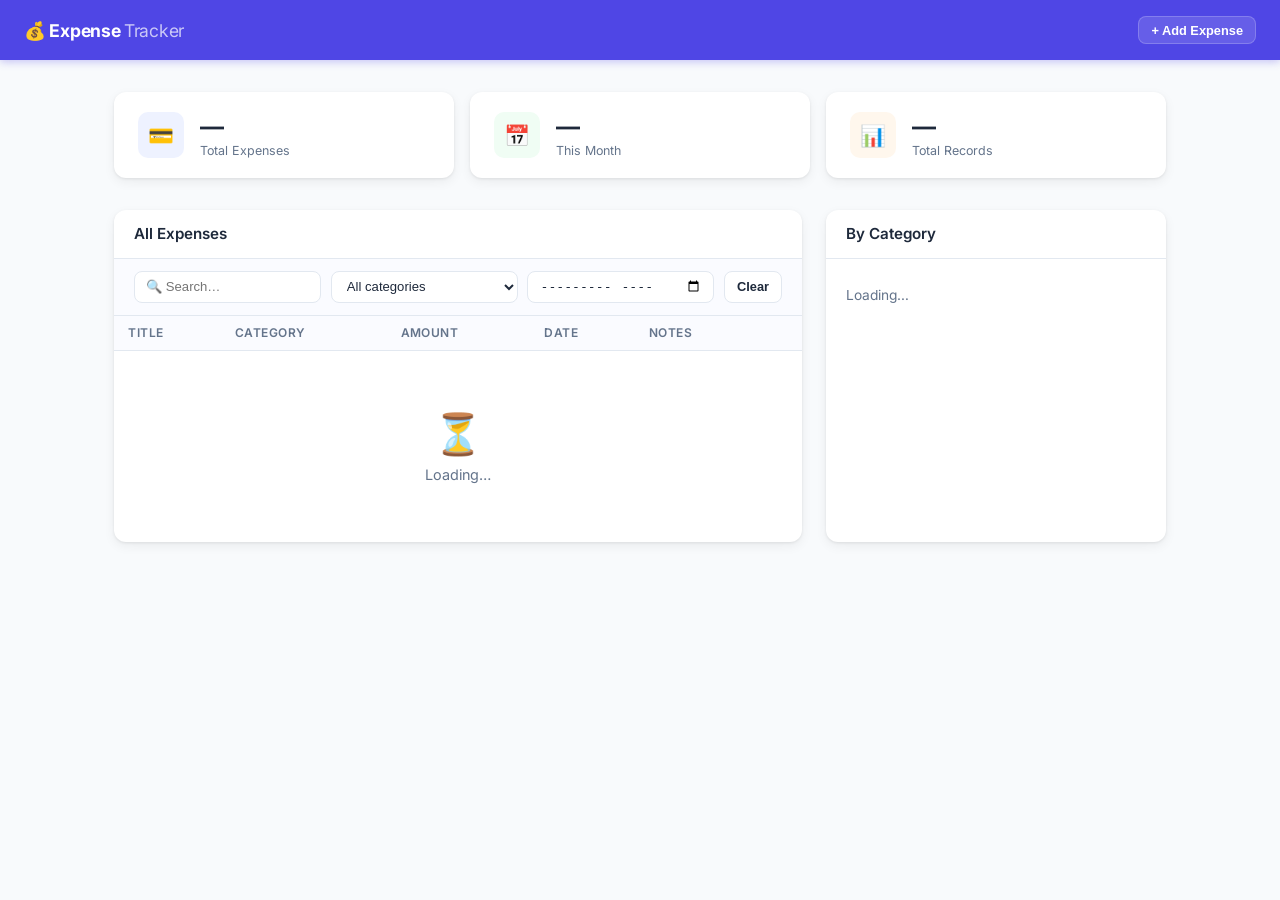
<file: index.html>
<!DOCTYPE html>
<html lang="en">
<head>
  <meta charset="UTF-8" />
  <meta name="viewport" content="width=device-width, initial-scale=1.0" />
  <title>Expense Tracker</title>
  <link rel="preconnect" href="https://fonts.googleapis.com" />
  <link href="https://fonts.googleapis.com/css2?family=Inter:wght@400;500;600;700&display=swap" rel="stylesheet" />
  <link rel="stylesheet" href="css/style.css" />
</head>
<body>

<!-- ── Navigation ── -->
<nav>
  <span class="brand">💰 Expense <span>Tracker</span></span>
  <button class="btn btn-outline btn-sm" id="add-btn" style="background:#fff2;border-color:#fff3;color:#fff">
    + Add Expense
  </button>
</nav>

<!-- ── Main content ── -->
<div class="container">

  <!-- Summary cards -->
  <div class="stats-grid">
    <div class="stat-card">
      <div class="stat-icon" style="background:#eef2ff">💳</div>
      <div>
        <div class="value" id="stat-total">—</div>
        <div class="label">Total Expenses</div>
      </div>
    </div>
    <div class="stat-card">
      <div class="stat-icon" style="background:#f0fdf4">📅</div>
      <div>
        <div class="value" id="stat-month">—</div>
        <div class="label">This Month</div>
      </div>
    </div>
    <div class="stat-card">
      <div class="stat-icon" style="background:#fff7ed">📊</div>
      <div>
        <div class="value" id="stat-count">—</div>
        <div class="label">Total Records</div>
      </div>
    </div>
  </div>

  <!-- Main grid: table + sidebar -->
  <div class="main-grid">

    <!-- ── Expense table ── -->
    <div class="card">
      <div class="card-header">
        <h2>All Expenses</h2>
      </div>

      <!-- Filters -->
      <div class="filter-bar">
        <input type="search"        id="filter-search"   placeholder="🔍 Search…"       />
        <select                     id="filter-category">
          <option value="">All categories</option>
        </select>
        <input type="month"         id="filter-month"    />
        <button class="btn btn-outline btn-sm" id="clear-filters">Clear</button>
      </div>

      <!-- Table -->
      <div class="table-wrap">
        <table>
          <thead>
            <tr>
              <th>Title</th>
              <th>Category</th>
              <th>Amount</th>
              <th>Date</th>
              <th>Notes</th>
              <th></th>
            </tr>
          </thead>
          <tbody id="expense-tbody">
            <tr><td colspan="6"><div class="empty-state"><div class="icon">⏳</div>Loading…</div></td></tr>
          </tbody>
        </table>
      </div>
    </div>

    <!-- ── Sidebar: category breakdown ── -->
    <div class="card">
      <div class="card-header">
        <h2>By Category</h2>
      </div>
      <div class="card-body">
        <ul class="cat-list" id="cat-list">
          <li class="cat-item" style="color:var(--muted)">Loading…</li>
        </ul>
      </div>
    </div>

  </div><!-- /main-grid -->
</div><!-- /container -->

<!-- ── Add / Edit Modal ── -->
<div class="modal-backdrop hidden" id="modal">
  <div class="modal" role="dialog" aria-modal="true" aria-labelledby="modal-title">

    <div class="modal-header">
      <h3 id="modal-title">Add Expense</h3>
      <button class="modal-close" id="modal-close" aria-label="Close">✕</button>
    </div>

    <div class="modal-body">
      <form id="expense-form" onsubmit="return false">

        <div class="form-group">
          <label for="form-title">Title *</label>
          <input type="text" id="form-title" placeholder="e.g. Lunch at Jollibee" required maxlength="255" />
        </div>

        <div class="form-group">
          <label for="form-category">Category *</label>
          <select id="form-category" required>
            <option value="">Select category…</option>
          </select>
        </div>

        <div class="form-group">
          <label for="form-amount">Amount (₱) *</label>
          <input type="number" id="form-amount" placeholder="0.00" min="0.01" step="0.01" required />
        </div>

        <div class="form-group">
          <label for="form-date">Date *</label>
          <input type="date" id="form-date" required />
        </div>

        <div class="form-group">
          <label for="form-description">Notes (optional)</label>
          <textarea id="form-description" placeholder="Add any extra details…"></textarea>
        </div>

      </form>
    </div>

    <div class="modal-footer">
      <button class="btn btn-outline" onclick="closeModal()">Cancel</button>
      <button class="btn btn-primary" id="save-btn">Save</button>
    </div>

  </div>
</div>

<!-- ── Toast notification ── -->
<div id="toast"></div>

<script src="js/app.js"></script>
</body>
</html>
</file>
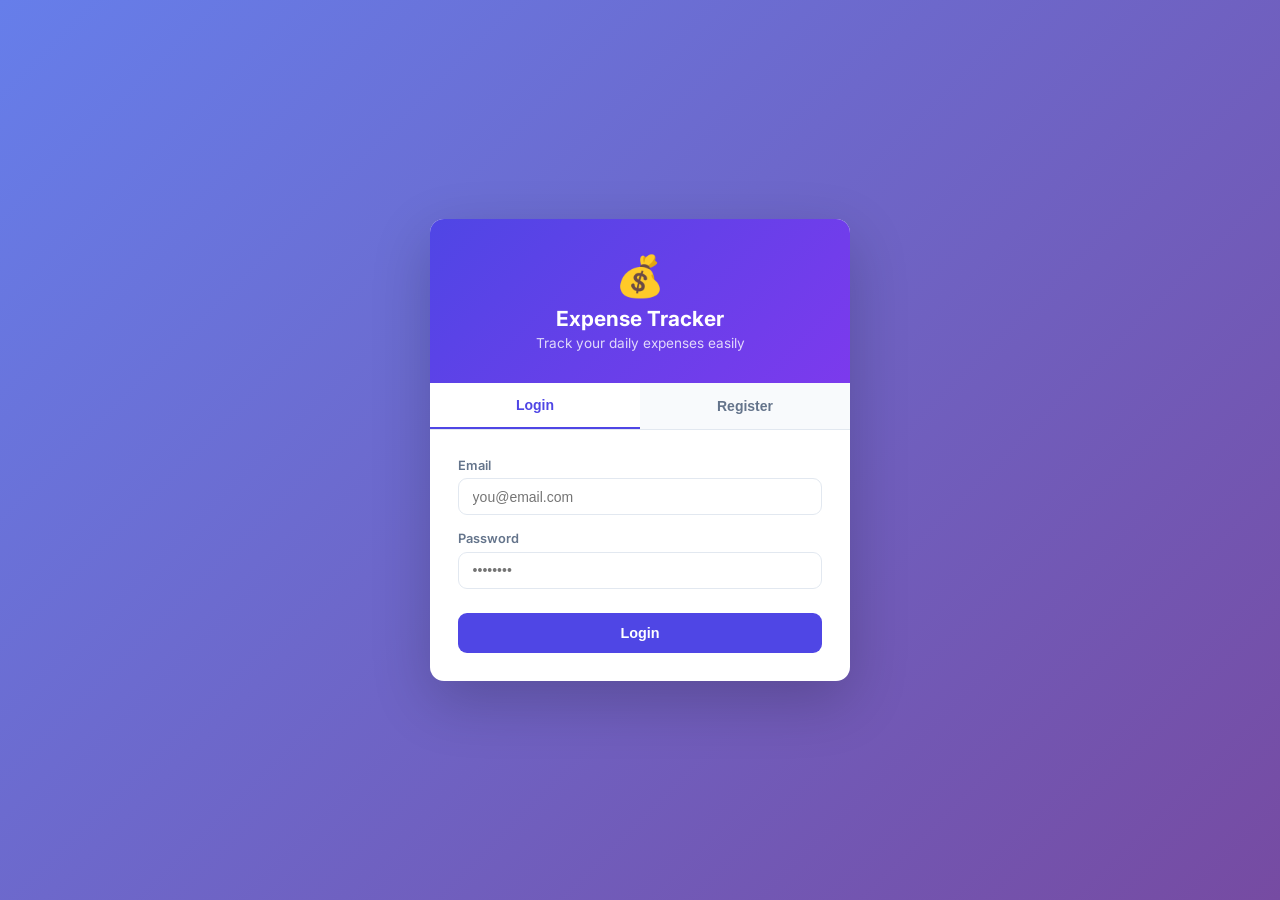
<file: login.html>
<!DOCTYPE html>
<html lang="en">
<head>
  <meta charset="UTF-8" />
  <meta name="viewport" content="width=device-width, initial-scale=1.0" />
  <title>Expense Tracker — Login</title>
  <link rel="preconnect" href="https://fonts.googleapis.com" />
  <link href="https://fonts.googleapis.com/css2?family=Inter:wght@400;500;600;700&display=swap" rel="stylesheet" />
  <style>
    :root {
      --primary: #4f46e5; --primary-dark: #3730a3;
      --danger: #ef4444; --success: #10b981;
      --border: #e2e8f0; --text: #1e293b; --muted: #64748b;
      --radius: 14px;
    }
    *, *::before, *::after { box-sizing: border-box; margin: 0; padding: 0; }
    body {
      font-family: 'Inter', system-ui, sans-serif;
      background: linear-gradient(135deg, #667eea 0%, #764ba2 100%);
      min-height: 100vh; display: flex; align-items: center; justify-content: center;
      padding: 1rem;
    }
    .auth-card {
      background: #fff; border-radius: var(--radius);
      box-shadow: 0 20px 60px rgba(0,0,0,.2);
      width: 100%; max-width: 420px; overflow: hidden;
    }
    .auth-header {
      background: linear-gradient(135deg, #4f46e5, #7c3aed);
      padding: 2rem; text-align: center; color: #fff;
    }
    .auth-header .logo { font-size: 2.5rem; margin-bottom: .4rem; }
    .auth-header h1 { font-size: 1.3rem; font-weight: 700; }
    .auth-header p  { font-size: .85rem; opacity: .8; margin-top: .25rem; }

    .tabs {
      display: flex; border-bottom: 1px solid var(--border);
    }
    .tab-btn {
      flex: 1; padding: .85rem; border: none; background: #f8fafc;
      font-size: .875rem; font-weight: 600; color: var(--muted);
      cursor: pointer; transition: all .2s;
    }
    .tab-btn.active { background: #fff; color: var(--primary); border-bottom: 2px solid var(--primary); }

    .auth-body { padding: 1.75rem; }
    .tab-panel { display: none; }
    .tab-panel.active { display: block; }

    .form-group { margin-bottom: 1rem; }
    .form-group label { display: block; font-size: .8rem; font-weight: 600; color: var(--muted); margin-bottom: .35rem; }
    .form-group input {
      width: 100%; border: 1.5px solid var(--border); border-radius: 9px;
      padding: .6rem .85rem; font-size: .875rem; color: var(--text);
      transition: border-color .15s;
    }
    .form-group input:focus { outline: none; border-color: var(--primary); }

    .btn {
      width: 100%; padding: .75rem; border: none; border-radius: 9px;
      font-size: .9rem; font-weight: 700; cursor: pointer;
      background: var(--primary); color: #fff;
      transition: background .15s, transform .1s;
      margin-top: .5rem;
    }
    .btn:hover { background: var(--primary-dark); }
    .btn:active { transform: scale(.98); }
    .btn:disabled { opacity: .6; cursor: not-allowed; }

    .alert {
      padding: .65rem .9rem; border-radius: 8px;
      font-size: .82rem; margin-bottom: 1rem; display: none;
    }
    .alert.error   { background: #fee2e2; color: #b91c1c; display: block; }
    .alert.success { background: #d1fae5; color: #065f46; display: block; }

    .spinner {
      width: 18px; height: 18px;
      border: 2.5px solid rgba(255,255,255,.3);
      border-top-color: #fff; border-radius: 50%;
      animation: spin .6s linear infinite;
      display: inline-block; vertical-align: middle;
    }
    @keyframes spin { to { transform: rotate(360deg); } }
  </style>
</head>
<body>

<div class="auth-card">
  <div class="auth-header">
    <div class="logo">💰</div>
    <h1>Expense Tracker</h1>
    <p>Track your daily expenses easily</p>
  </div>

  <div class="tabs">
    <button class="tab-btn active" onclick="switchTab('login')">Login</button>
    <button class="tab-btn" onclick="switchTab('register')">Register</button>
  </div>

  <div class="auth-body">

    <!-- Login Panel -->
    <div class="tab-panel active" id="panel-login">
      <div class="alert" id="login-alert"></div>
      <div class="form-group">
        <label>Email</label>
        <input type="email" id="login-email" placeholder="you@email.com" />
      </div>
      <div class="form-group">
        <label>Password</label>
        <input type="password" id="login-password" placeholder="••••••••" />
      </div>
      <button class="btn" id="login-btn" onclick="doLogin()">Login</button>
    </div>

    <!-- Register Panel -->
    <div class="tab-panel" id="panel-register">
      <div class="alert" id="register-alert"></div>
      <div class="form-group">
        <label>Full Name</label>
        <input type="text" id="reg-name" placeholder="Juan Dela Cruz" />
      </div>
      <div class="form-group">
        <label>Email</label>
        <input type="email" id="reg-email" placeholder="you@email.com" />
      </div>
      <div class="form-group">
        <label>Password <span style="font-weight:400;color:#94a3b8">(min 6 characters)</span></label>
        <input type="password" id="reg-password" placeholder="••••••••" />
      </div>
      <div class="form-group">
        <label>Confirm Password</label>
        <input type="password" id="reg-confirm" placeholder="••••••••" />
      </div>
      <button class="btn" id="register-btn" onclick="doRegister()">Create Account</button>
    </div>

  </div>
</div>

<script>
function switchTab(tab) {
  document.querySelectorAll('.tab-btn').forEach((b,i) => b.classList.toggle('active', (i===0&&tab==='login')||(i===1&&tab==='register')));
  document.getElementById('panel-login').classList.toggle('active', tab==='login');
  document.getElementById('panel-register').classList.toggle('active', tab==='register');
}

async function doLogin() {
  const email    = document.getElementById('login-email').value.trim();
  const password = document.getElementById('login-password').value;
  const btn      = document.getElementById('login-btn');
  const alert    = document.getElementById('login-alert');

  alert.className = 'alert';
  if (!email || !password) return showAlert(alert, 'Please fill in all fields.', 'error');

  btn.disabled = true; btn.innerHTML = '<span class="spinner"></span>';

  try {
    const res  = await fetch('api/auth.php?action=login', {
      method: 'POST', headers: {'Content-Type':'application/json'},
      body: JSON.stringify({ email, password })
    });
    const data = await res.json();
    if (!res.ok) { showAlert(alert, data.error, 'error'); return; }
    showAlert(alert, 'Login successful! Redirecting…', 'success');
    setTimeout(() => window.location.href = 'index.php', 800);
  } catch(e) {
    showAlert(alert, 'Connection error. Try again.', 'error');
  } finally {
    btn.disabled = false; btn.textContent = 'Login';
  }
}

async function doRegister() {
  const full_name = document.getElementById('reg-name').value.trim();
  const email     = document.getElementById('reg-email').value.trim();
  const password  = document.getElementById('reg-password').value;
  const confirm   = document.getElementById('reg-confirm').value;
  const btn       = document.getElementById('register-btn');
  const alert     = document.getElementById('register-alert');

  alert.className = 'alert';
  if (!full_name || !email || !password) return showAlert(alert, 'Please fill in all fields.', 'error');
  if (password !== confirm) return showAlert(alert, 'Passwords do not match.', 'error');
  if (password.length < 6)  return showAlert(alert, 'Password must be at least 6 characters.', 'error');

  btn.disabled = true; btn.innerHTML = '<span class="spinner"></span>';

  try {
    const res  = await fetch('api/auth.php?action=register', {
      method: 'POST', headers: {'Content-Type':'application/json'},
      body: JSON.stringify({ full_name, email, password })
    });
    const data = await res.json();
    if (!res.ok) { showAlert(alert, data.error, 'error'); return; }
    showAlert(alert, 'Account created! Redirecting…', 'success');
    setTimeout(() => window.location.href = 'index.php', 800);
  } catch(e) {
    showAlert(alert, 'Connection error. Try again.', 'error');
  } finally {
    btn.disabled = false; btn.textContent = 'Create Account';
  }
}

function showAlert(el, msg, type) {
  el.textContent = msg; el.className = 'alert ' + type;
}

// Enter key support
document.addEventListener('keydown', e => {
  if (e.key !== 'Enter') return;
  if (document.getElementById('panel-login').classList.contains('active')) doLogin();
  else doRegister();
});
</script>
</body>
</html>
</file>
<file: css/style.css>
/* ============================================
   Expense Tracker — Main Stylesheet
   ============================================ */

:root {
  --primary:      #4f46e5;
  --primary-dark: #3730a3;
  --danger:       #ef4444;
  --success:      #10b981;
  --warning:      #f59e0b;
  --bg:           #f8fafc;
  --card:         #ffffff;
  --border:       #e2e8f0;
  --text:         #1e293b;
  --muted:        #64748b;
  --radius:       12px;
  --shadow:       0 1px 3px rgba(0,0,0,.08), 0 4px 12px rgba(0,0,0,.06);
  --shadow-lg:    0 10px 40px rgba(0,0,0,.12);
}

*, *::before, *::after { box-sizing: border-box; margin: 0; padding: 0; }

body {
  font-family: 'Inter', system-ui, -apple-system, sans-serif;
  background: var(--bg);
  color: var(--text);
  min-height: 100vh;
}

/* ── Nav ── */
nav {
  background: var(--primary);
  padding: 0 1.5rem;
  display: flex;
  align-items: center;
  justify-content: space-between;
  height: 60px;
  box-shadow: 0 2px 8px rgba(79,70,229,.3);
  position: sticky; top: 0; z-index: 100;
}
nav .brand { color: #fff; font-size: 1.1rem; font-weight: 700; letter-spacing: -.3px; }
nav .brand span { opacity: .7; font-weight: 400; }

/* ── Layout ── */
.container { max-width: 1100px; margin: 0 auto; padding: 2rem 1.5rem; }

/* ── Summary cards ── */
.stats-grid {
  display: grid;
  grid-template-columns: repeat(auto-fit, minmax(220px, 1fr));
  gap: 1rem;
  margin-bottom: 2rem;
}
.stat-card {
  background: var(--card);
  border-radius: var(--radius);
  padding: 1.25rem 1.5rem;
  box-shadow: var(--shadow);
  display: flex;
  align-items: center;
  gap: 1rem;
}
.stat-icon {
  width: 46px; height: 46px;
  border-radius: 10px;
  display: flex; align-items: center; justify-content: center;
  font-size: 1.3rem;
  flex-shrink: 0;
}
.stat-card .value { font-size: 1.5rem; font-weight: 700; }
.stat-card .label { font-size: .78rem; color: var(--muted); margin-top: 2px; }

/* ── Main grid ── */
.main-grid {
  display: grid;
  grid-template-columns: 1fr 340px;
  gap: 1.5rem;
}
@media (max-width: 768px) {
  .main-grid { grid-template-columns: 1fr; }
}

/* ── Card ── */
.card {
  background: var(--card);
  border-radius: var(--radius);
  box-shadow: var(--shadow);
  overflow: hidden;
}
.card-header {
  padding: .9rem 1.25rem;
  border-bottom: 1px solid var(--border);
  display: flex; align-items: center; justify-content: space-between;
}
.card-header h2 { font-size: .95rem; font-weight: 600; }
.card-body { padding: 1.25rem; }

/* ── Filter bar ── */
.filter-bar {
  display: flex; gap: .6rem; flex-wrap: wrap;
  padding: .75rem 1.25rem;
  border-bottom: 1px solid var(--border);
  background: #fafbff;
}
.filter-bar input,
.filter-bar select {
  border: 1px solid var(--border);
  border-radius: 8px;
  padding: .4rem .7rem;
  font-size: .82rem;
  color: var(--text);
  background: #fff;
  flex: 1;
  min-width: 100px;
}
.filter-bar input:focus,
.filter-bar select:focus { outline: 2px solid var(--primary); border-color: transparent; }

/* ── Table ── */
.table-wrap { overflow-x: auto; }
table { width: 100%; border-collapse: collapse; font-size: .86rem; }
thead th {
  text-align: left;
  padding: .6rem .9rem;
  font-size: .75rem;
  font-weight: 600;
  color: var(--muted);
  text-transform: uppercase;
  letter-spacing: .04em;
  background: #fafbff;
  border-bottom: 1px solid var(--border);
}
tbody tr { border-bottom: 1px solid var(--border); transition: background .15s; }
tbody tr:last-child { border-bottom: none; }
tbody tr:hover { background: #f8f9ff; }
tbody td { padding: .65rem .9rem; }

.amount-cell { font-weight: 600; color: var(--text); }
.date-cell   { color: var(--muted); white-space: nowrap; }
.desc-cell   { color: var(--muted); max-width: 180px; overflow: hidden; text-overflow: ellipsis; white-space: nowrap; }

.badge {
  display: inline-flex; align-items: center; gap: 5px;
  padding: .22rem .55rem;
  border-radius: 20px;
  font-size: .72rem; font-weight: 600;
  white-space: nowrap;
}
.badge-dot {
  width: 7px; height: 7px; border-radius: 50%;
}

.btn-icon {
  background: none; border: none; cursor: pointer;
  padding: .3rem .4rem; border-radius: 6px;
  color: var(--muted); font-size: .9rem;
  transition: background .15s, color .15s;
}
.btn-icon:hover { background: #f1f5f9; color: var(--text); }
.btn-icon.del:hover { background: #fee2e2; color: var(--danger); }

.empty-state {
  text-align: center; padding: 3rem 1rem;
  color: var(--muted); font-size: .9rem;
}
.empty-state .icon { font-size: 2.5rem; margin-bottom: .5rem; }

/* ── Form ── */
.form-group { margin-bottom: 1rem; }
.form-group label { display: block; font-size: .8rem; font-weight: 600; margin-bottom: .35rem; color: var(--muted); }
.form-group input,
.form-group select,
.form-group textarea {
  width: 100%;
  border: 1px solid var(--border);
  border-radius: 8px;
  padding: .55rem .75rem;
  font-size: .875rem;
  color: var(--text);
  background: #fff;
  transition: border-color .15s;
}
.form-group input:focus,
.form-group select:focus,
.form-group textarea:focus { outline: 2px solid var(--primary); border-color: transparent; }
.form-group textarea { resize: vertical; min-height: 70px; }

/* ── Buttons ── */
.btn {
  display: inline-flex; align-items: center; justify-content: center; gap: .4rem;
  padding: .6rem 1.1rem;
  border-radius: 8px;
  font-size: .875rem; font-weight: 600;
  cursor: pointer; border: none; transition: opacity .15s, transform .1s;
}
.btn:active { transform: scale(.97); }
.btn-primary  { background: var(--primary); color: #fff; }
.btn-primary:hover  { background: var(--primary-dark); }
.btn-danger   { background: var(--danger); color: #fff; }
.btn-outline  { background: #fff; border: 1.5px solid var(--border); color: var(--text); }
.btn-outline:hover { background: #f8fafc; }
.btn-sm { padding: .35rem .75rem; font-size: .8rem; }
.btn-full { width: 100%; }

/* ── Category breakdown ── */
.cat-list { list-style: none; }
.cat-item {
  display: flex; align-items: center; gap: .6rem;
  padding: .5rem 0;
  border-bottom: 1px solid var(--border);
  font-size: .86rem;
}
.cat-item:last-child { border-bottom: none; }
.cat-bar-wrap { flex: 1; background: #f1f5f9; border-radius: 20px; height: 6px; overflow: hidden; }
.cat-bar { height: 100%; border-radius: 20px; transition: width .4s ease; }
.cat-name { flex: 0 0 120px; font-size: .8rem; }
.cat-amount { font-weight: 600; font-size: .82rem; white-space: nowrap; }

/* ── Modal ── */
.modal-backdrop {
  position: fixed; inset: 0;
  background: rgba(0,0,0,.4);
  display: flex; align-items: center; justify-content: center;
  z-index: 999; padding: 1rem;
}
.modal-backdrop.hidden { display: none; }
.modal {
  background: var(--card);
  border-radius: 16px;
  box-shadow: var(--shadow-lg);
  width: 100%; max-width: 460px;
  max-height: 90vh; overflow-y: auto;
}
.modal-header {
  display: flex; align-items: center; justify-content: space-between;
  padding: 1.1rem 1.4rem;
  border-bottom: 1px solid var(--border);
}
.modal-header h3 { font-size: 1rem; font-weight: 700; }
.modal-close { background: none; border: none; font-size: 1.2rem; cursor: pointer; color: var(--muted); }
.modal-close:hover { color: var(--text); }
.modal-body { padding: 1.4rem; }
.modal-footer {
  display: flex; gap: .6rem; justify-content: flex-end;
  padding: 1rem 1.4rem;
  border-top: 1px solid var(--border);
}

/* ── Toast ── */
#toast {
  position: fixed; bottom: 1.5rem; right: 1.5rem;
  background: var(--text); color: #fff;
  padding: .75rem 1.2rem; border-radius: 10px;
  font-size: .875rem; font-weight: 500;
  box-shadow: var(--shadow-lg);
  transform: translateY(80px); opacity: 0;
  transition: transform .3s ease, opacity .3s ease;
  z-index: 9999;
}
#toast.show { transform: translateY(0); opacity: 1; }
#toast.success { background: var(--success); }
#toast.error   { background: var(--danger); }

/* ── Loader ── */
.spinner {
  width: 22px; height: 22px;
  border: 3px solid rgba(255,255,255,.3);
  border-top-color: #fff;
  border-radius: 50%;
  animation: spin .6s linear infinite;
  display: inline-block;
}
@keyframes spin { to { transform: rotate(360deg); } }
</file>
